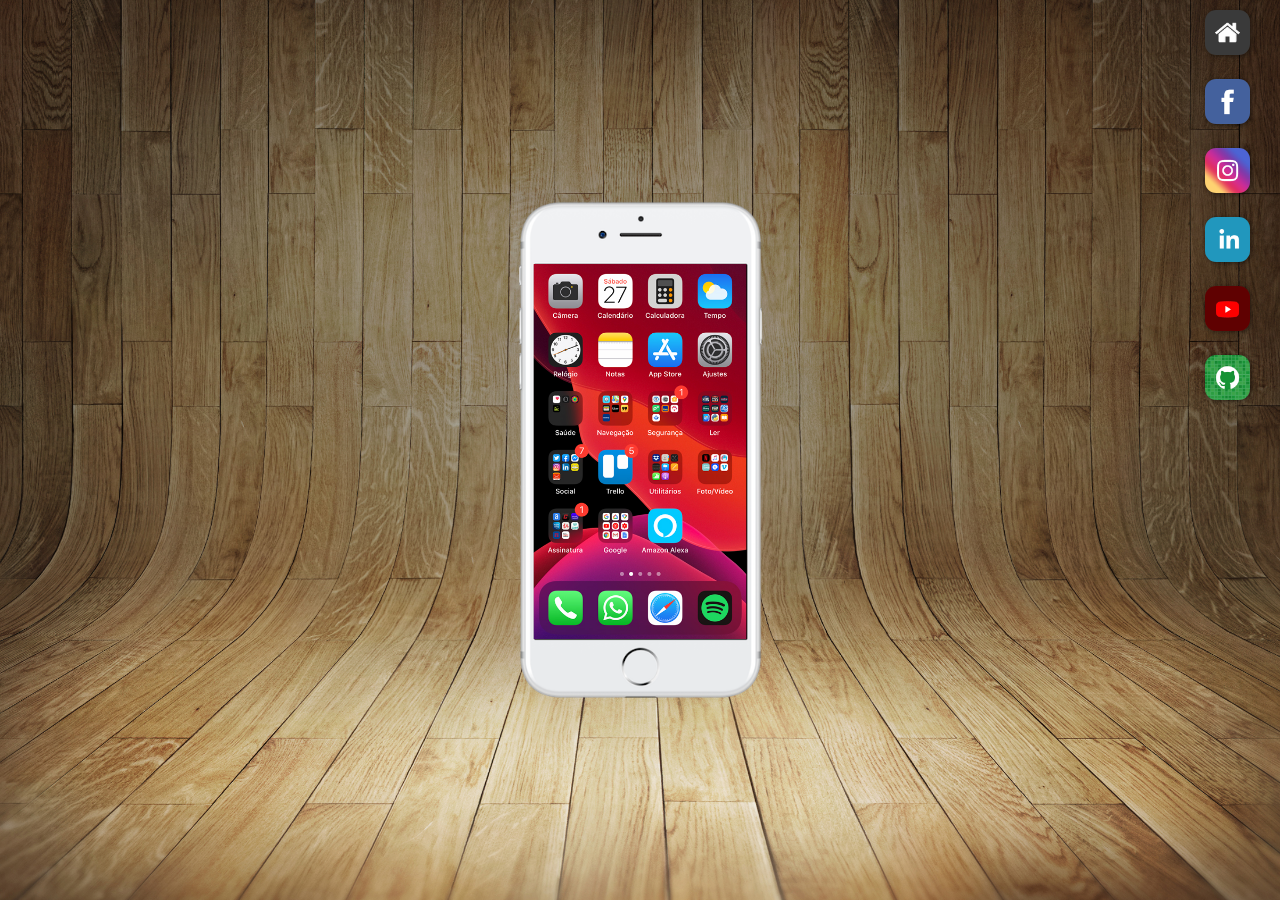
<file: index.html>
<!DOCTYPE html>
<html lang="pt-br">
<head>
    <meta charset="UTF-8">
    <meta name="viewport" content="width=device-width, initial-scale=1.0">
    <link rel="shortcut icon" href="imagens/favicon.ico" type="image/x-icon">
    <title>Projeto Rede Sociais</title>
    <link rel="stylesheet" href="style.css">
</head>
<body>
    <main>
        <section id="telefone">
            <iframe src="home.html" name="tela" id="tela" frameborder="0"></iframe>
        </section>
        <section id="icones">
            <a href="home.html" target="tela"> <img src="imagens/logo-home.jpg" alt="logo-home"></a>

            <a href="facebook.html" target="tela"> <img src="imagens/logo-facebook.jpg" alt="logo-facebook"></a>

            <a href="instagram.html" target="tela"> <img src="imagens/logo-instagram.jpg" alt="logo-instagram"></a>

            <a href="linkedin.html" target="tela"> <img src="imagens/logo-linkedin.png" alt="logo-linkedin"></a>

            <a href="youtube.html" target="tela"> <img src="imagens/logo-youtube.jpg" alt="logo-youtube"></a>

            <a href="github.html" target="tela"> <img src="imagens/logo-github.jpg" alt="logo-github"></a>
        </section>
    </main>
</body>
</html>
</file>
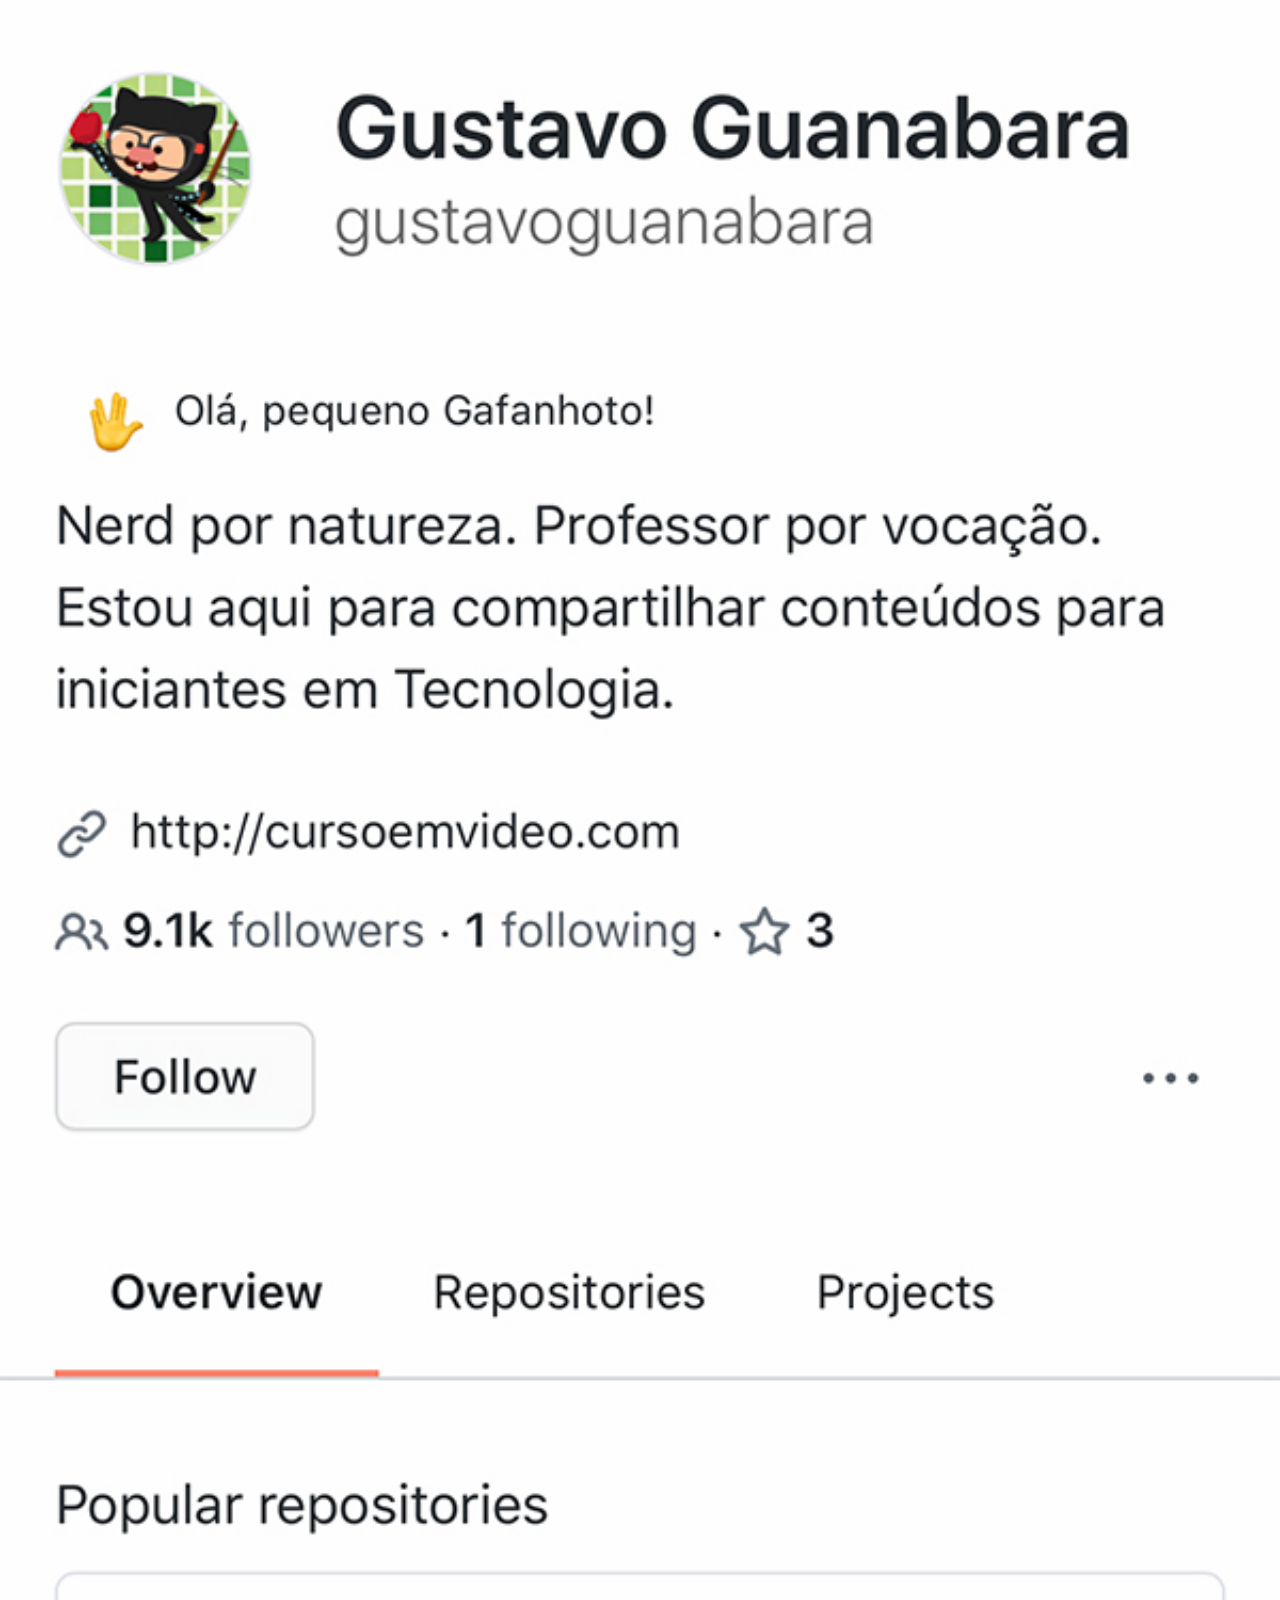
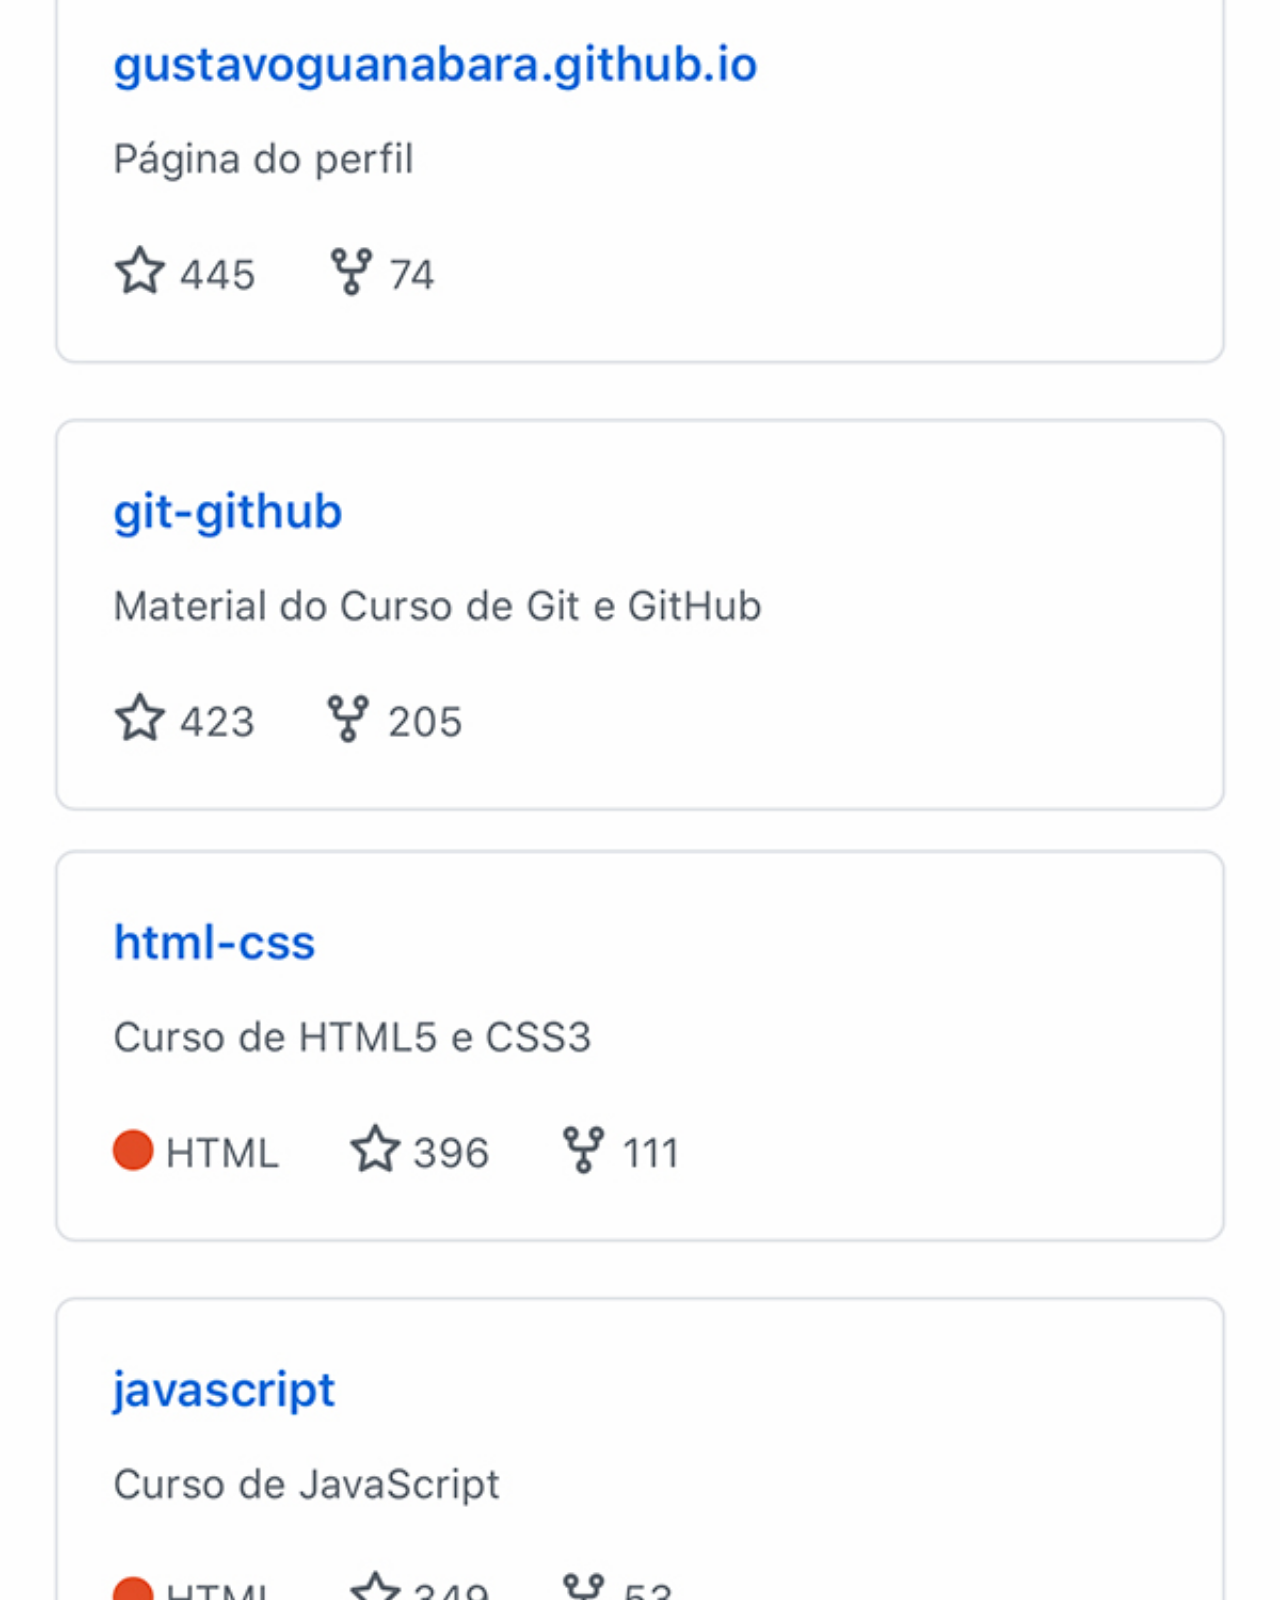
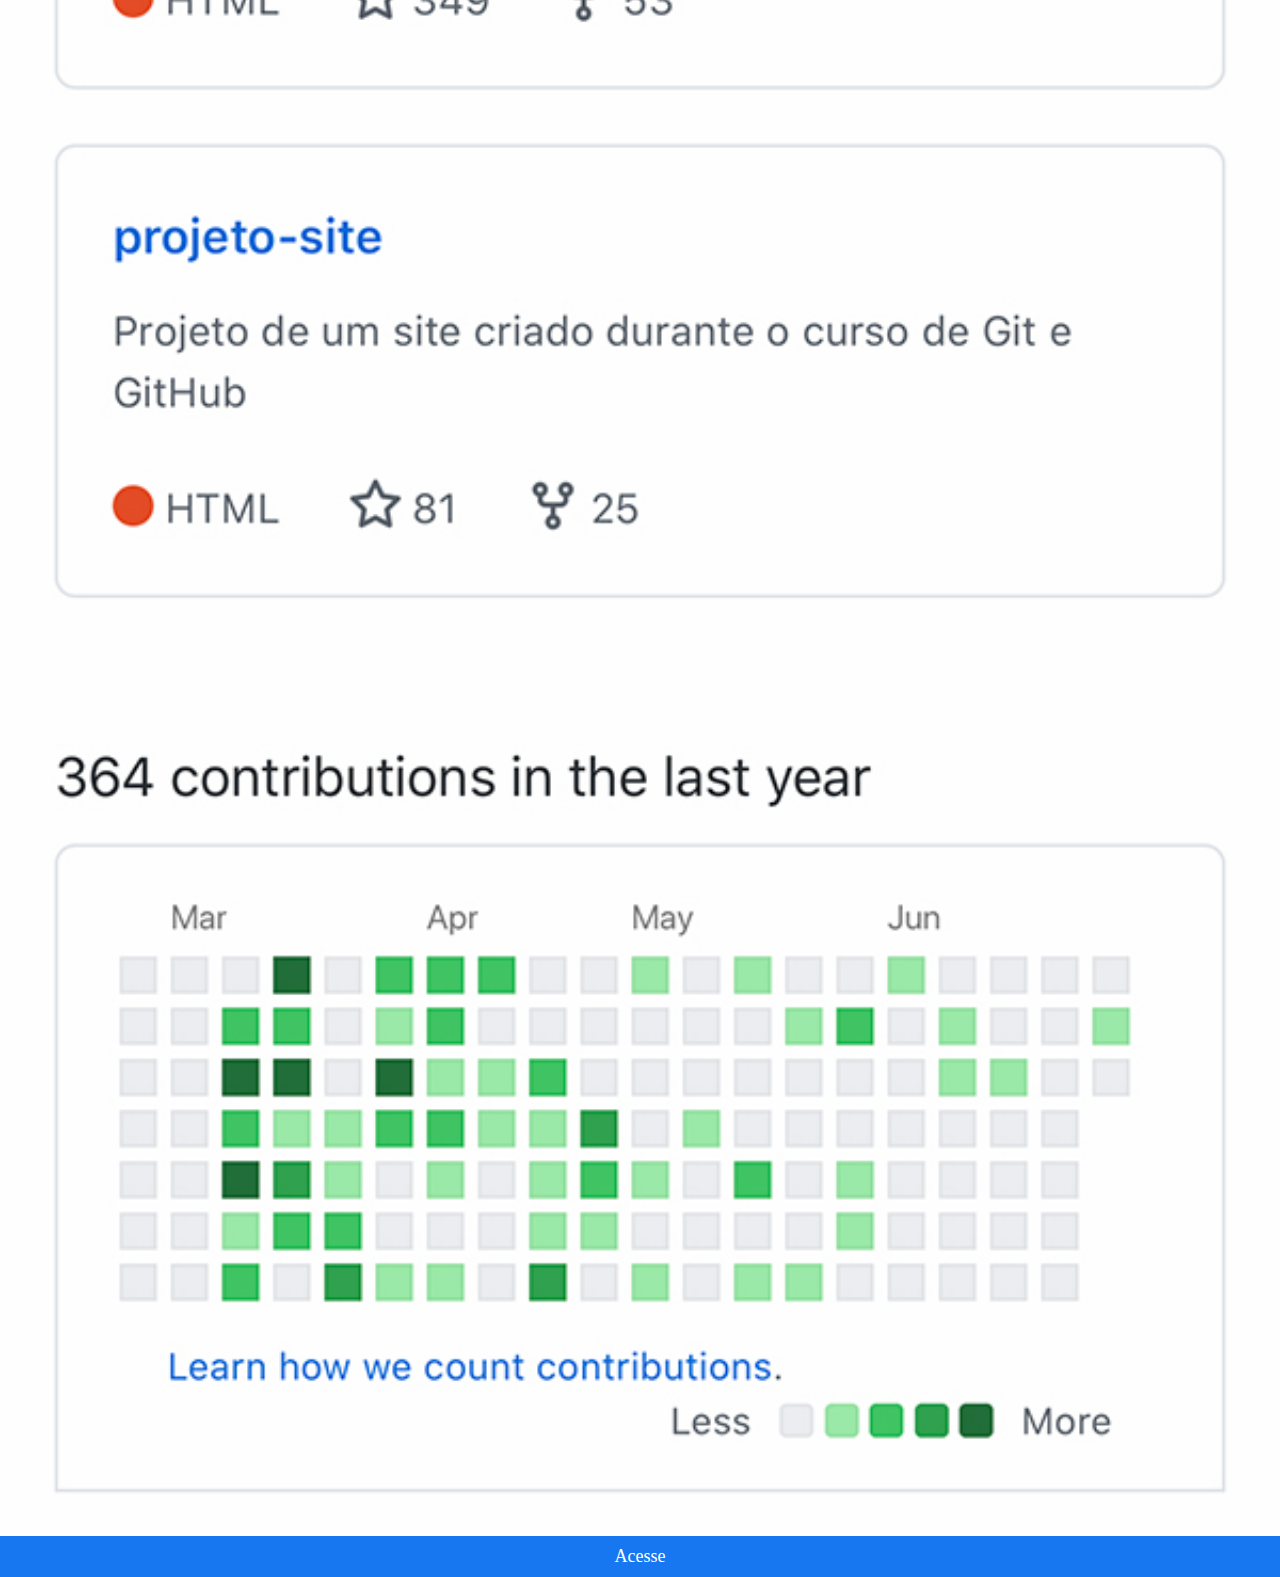
<file: github.html>
<!DOCTYPE html>
<html lang="pt-br">
<head>
    <meta charset="UTF-8">
    <meta name="viewport" content="width=device-width, initial-scale=1.0">
    <title>Github</title>
    <link rel="stylesheet" href="botoes.css">
</head>
<body>
    <img src="imagens/tela-github.jpg" alt="tela-github">
    <a href="https://github.com/JessykaLuiza" target="_blank">Acesse</a>
</body>
</html>
</file>
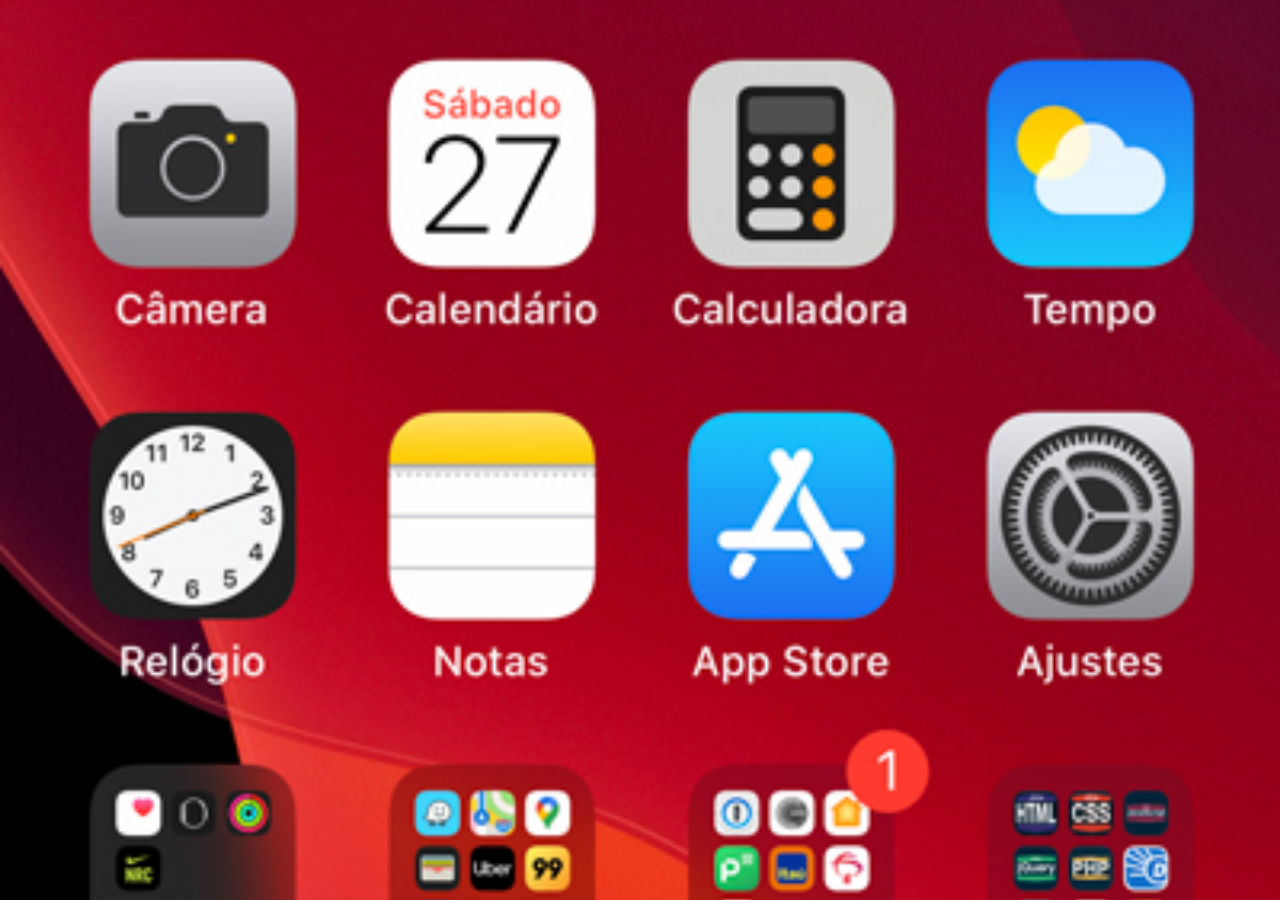
<file: home.html>
<!DOCTYPE html>
<html lang="pt-br">
<head>
    <meta charset="UTF-8">
    <meta name="viewport" content="width=device-width, initial-scale=1.0">
    <title>home</title>
    <style>
        * {
            margin: 0;
            padding: 0;
            box-sizing: border-box;
        }
        body{
            height: 100vh;
            width: 100vw;
            background: url(imagens/tela-home.jpg) no-repeat top center fixed;
            background-size: cover;
        }
    </style>
</head>
<body>
    
</body>
</html>
</file>
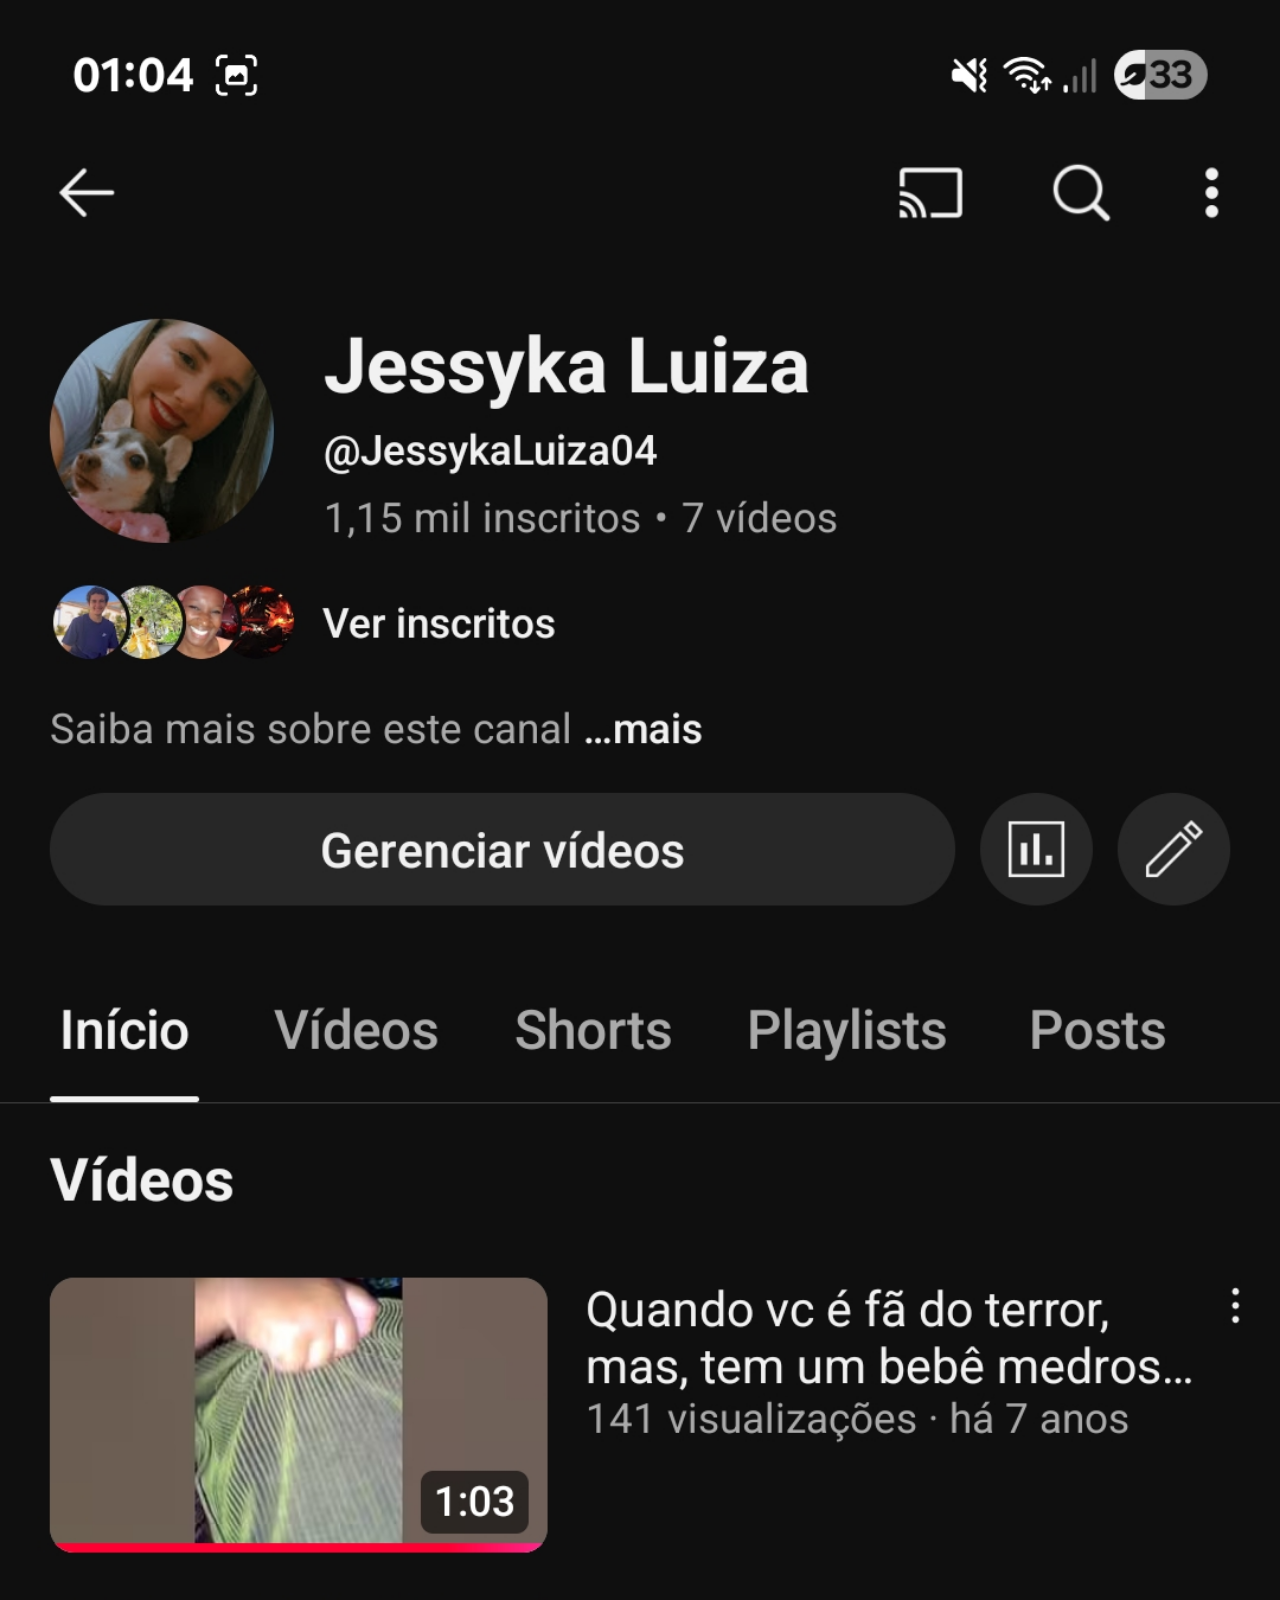
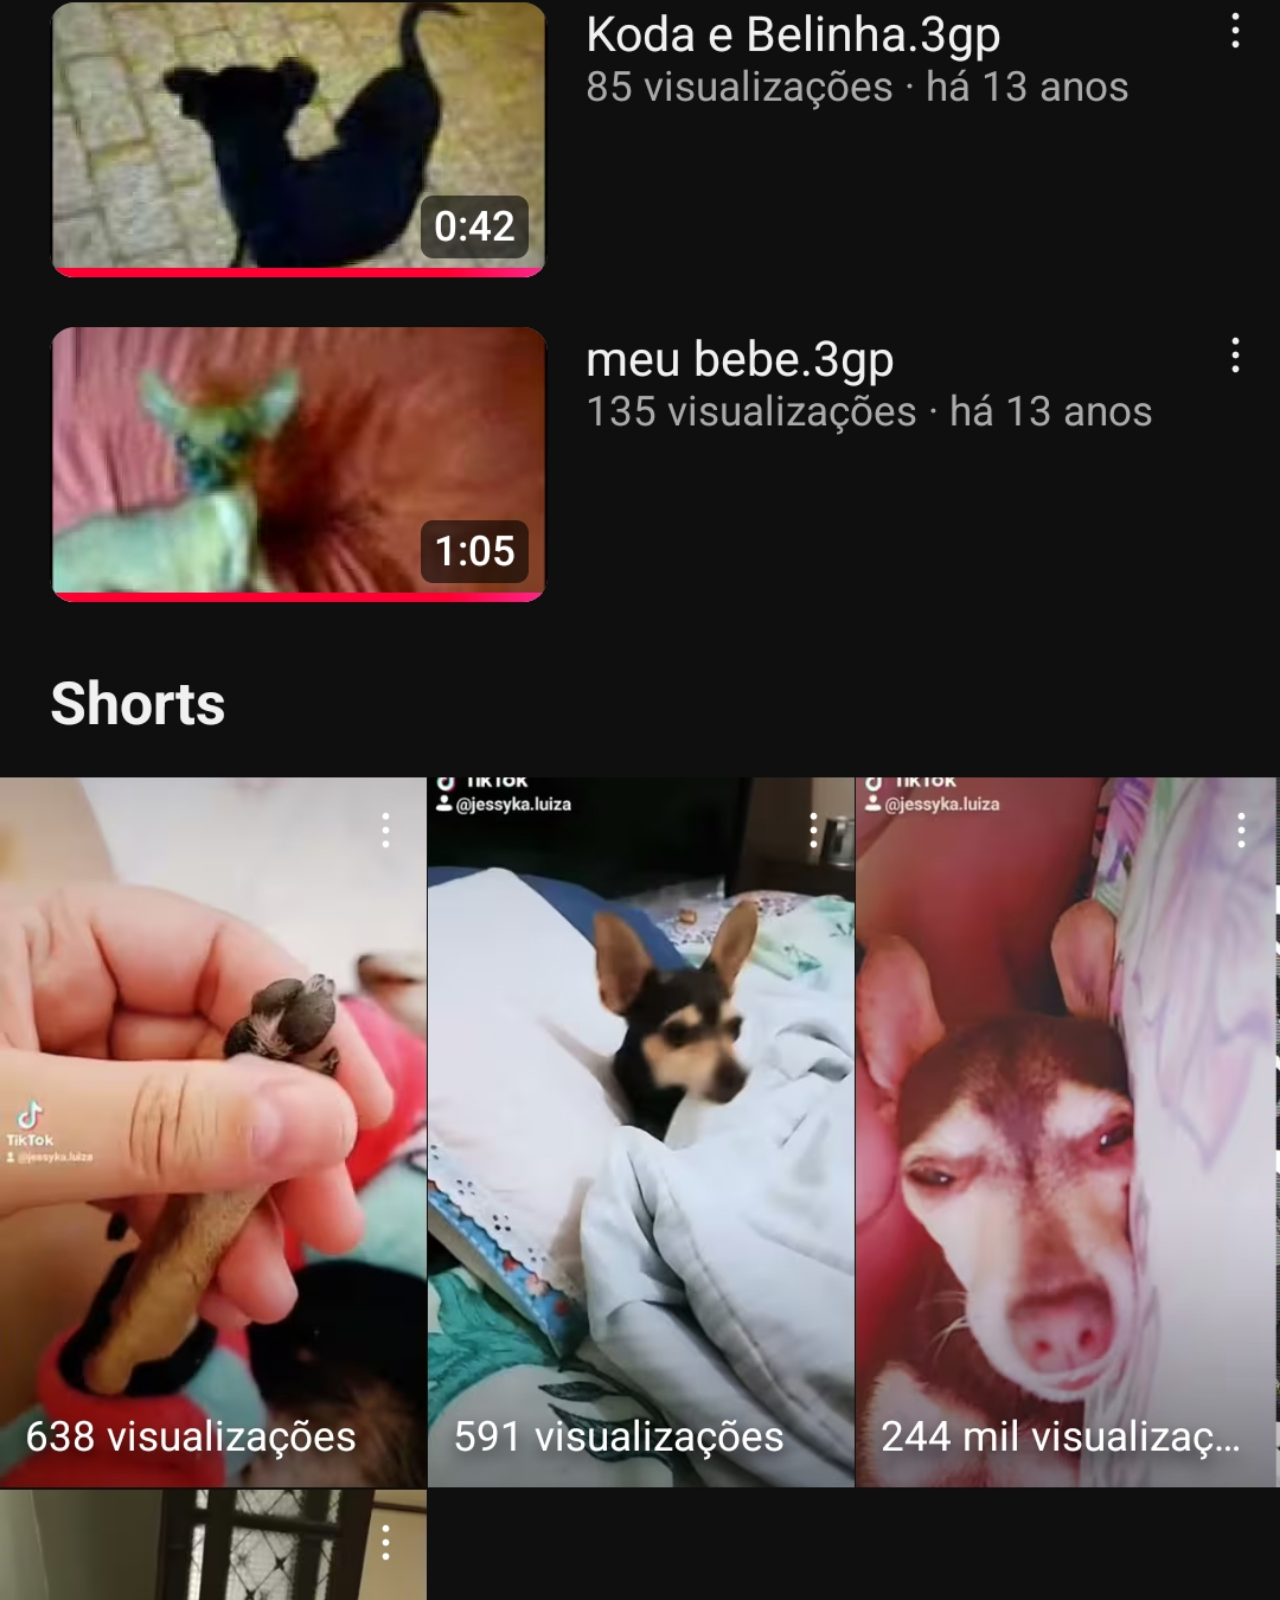
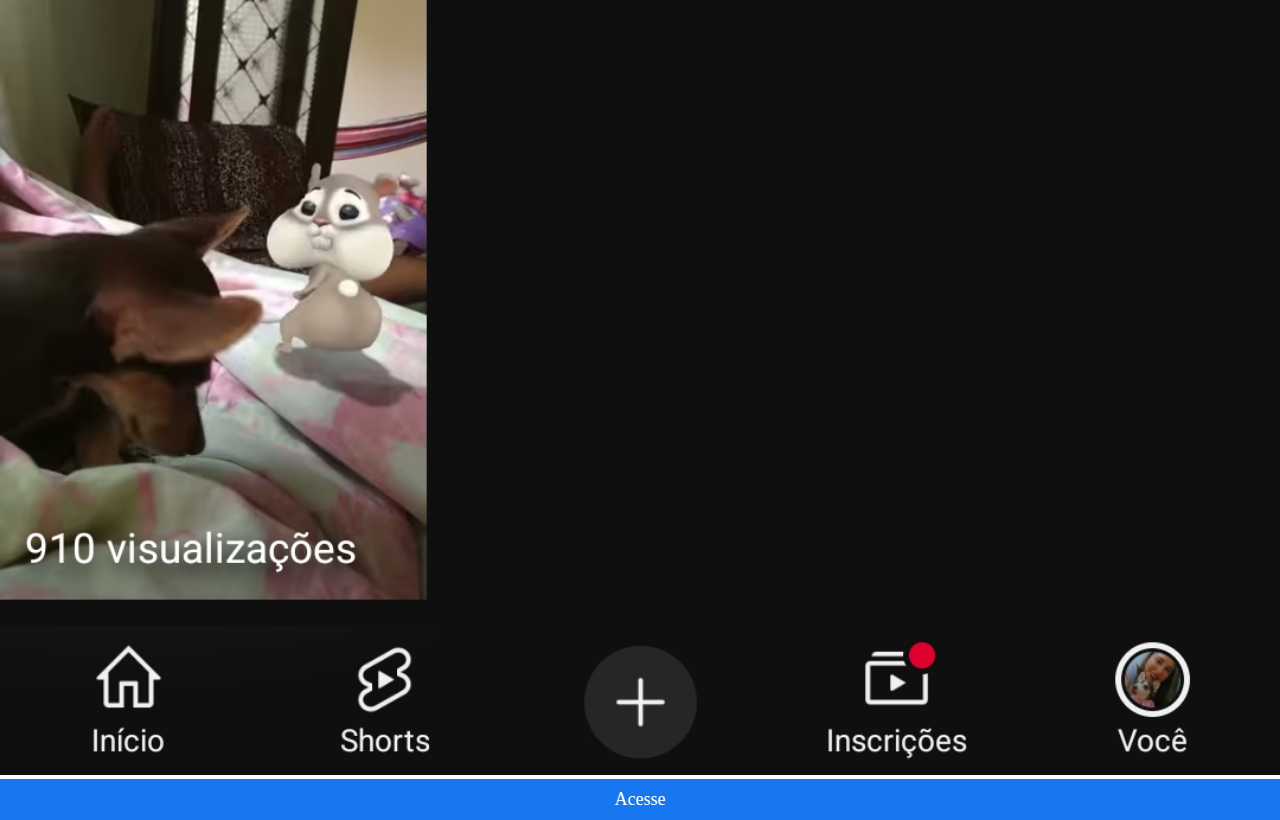
<file: youtube.html>
<!DOCTYPE html>
<html lang="pt-br">
<head>
    <meta charset="UTF-8">
    <meta name="viewport" content="width=device-width, initial-scale=1.0">
    <title>Youtube</title>
    <link rel="stylesheet" href="botoes.css">
</head>
<body>
    <img src="imagens/YouTube.jpg" alt="tela-youtube">
    <a href="https://www.youtube.com/@JessykaLuiza04" target="_blank">Acesse</a>
</body>
</html>
</file>
<file: style.css>
@charset "utf-8";
* {
    margin: 0;
    padding: 0;
    box-sizing: border-box;
}
html, body {
    height: 100vh;
    width: 100vw;
    font-family: 'Segoe UI', Tahoma, Geneva, Verdana, sans-serif;
    background-color: #000000;
}
body {
    background: url(imagens/fundo-madeira.jpg) no-repeat center;
    background-size: cover;
}
main {
    position: relative;
    height: 100vh;
}
#telefone {
    position: absolute;
    top: 50%;
    left: 50%;
    transform: translate(-50%, -50%);
    height: 500px;
    width: 301px;
    background: url(imagens/frame-iphone.png) no-repeat center;
    background-size: contain;
}
#tela {
   position: relative;
   top: 64px;
   left: 44px;
   width: 213px;
   height: 375px;
}
#icones {
    position: absolute;
    display: flex;
    flex-direction: column;
    right: 20px; 
}
#icones img {
    width: 45px;
    margin: 10px;
    border-radius: 25%;
    cursor: pointer;
    box-shadow: #00000080 1px 1px 5px;
}
#icones img:hover {
    transform: scale(1.1);
    transition: all 0.2s ease-in-out;
    border: #ffffffc2 1px solid;
    box-shadow: #00000080 1px 1px 10px;
}
</file>
<file: botoes.css>
@charset "utf-8";
        * {
            margin: 0;
            padding: 0;
            box-sizing: border-box;
        }
        ::-webkit-scrollbar {
            display: none;
        }
        img{
            width: 100vw
        }
        a{
            display: block;
            padding: 10px;
            font-size: 18px;
            text-decoration: none;
            color: rgb(255, 255, 255);
            background-color: #1677F1;
            text-align: center;
        }
        a:hover{
            background-color: #0f5bb5;
            text-decoration: underline;
            transform: scale(1.03);
        }
</file>
